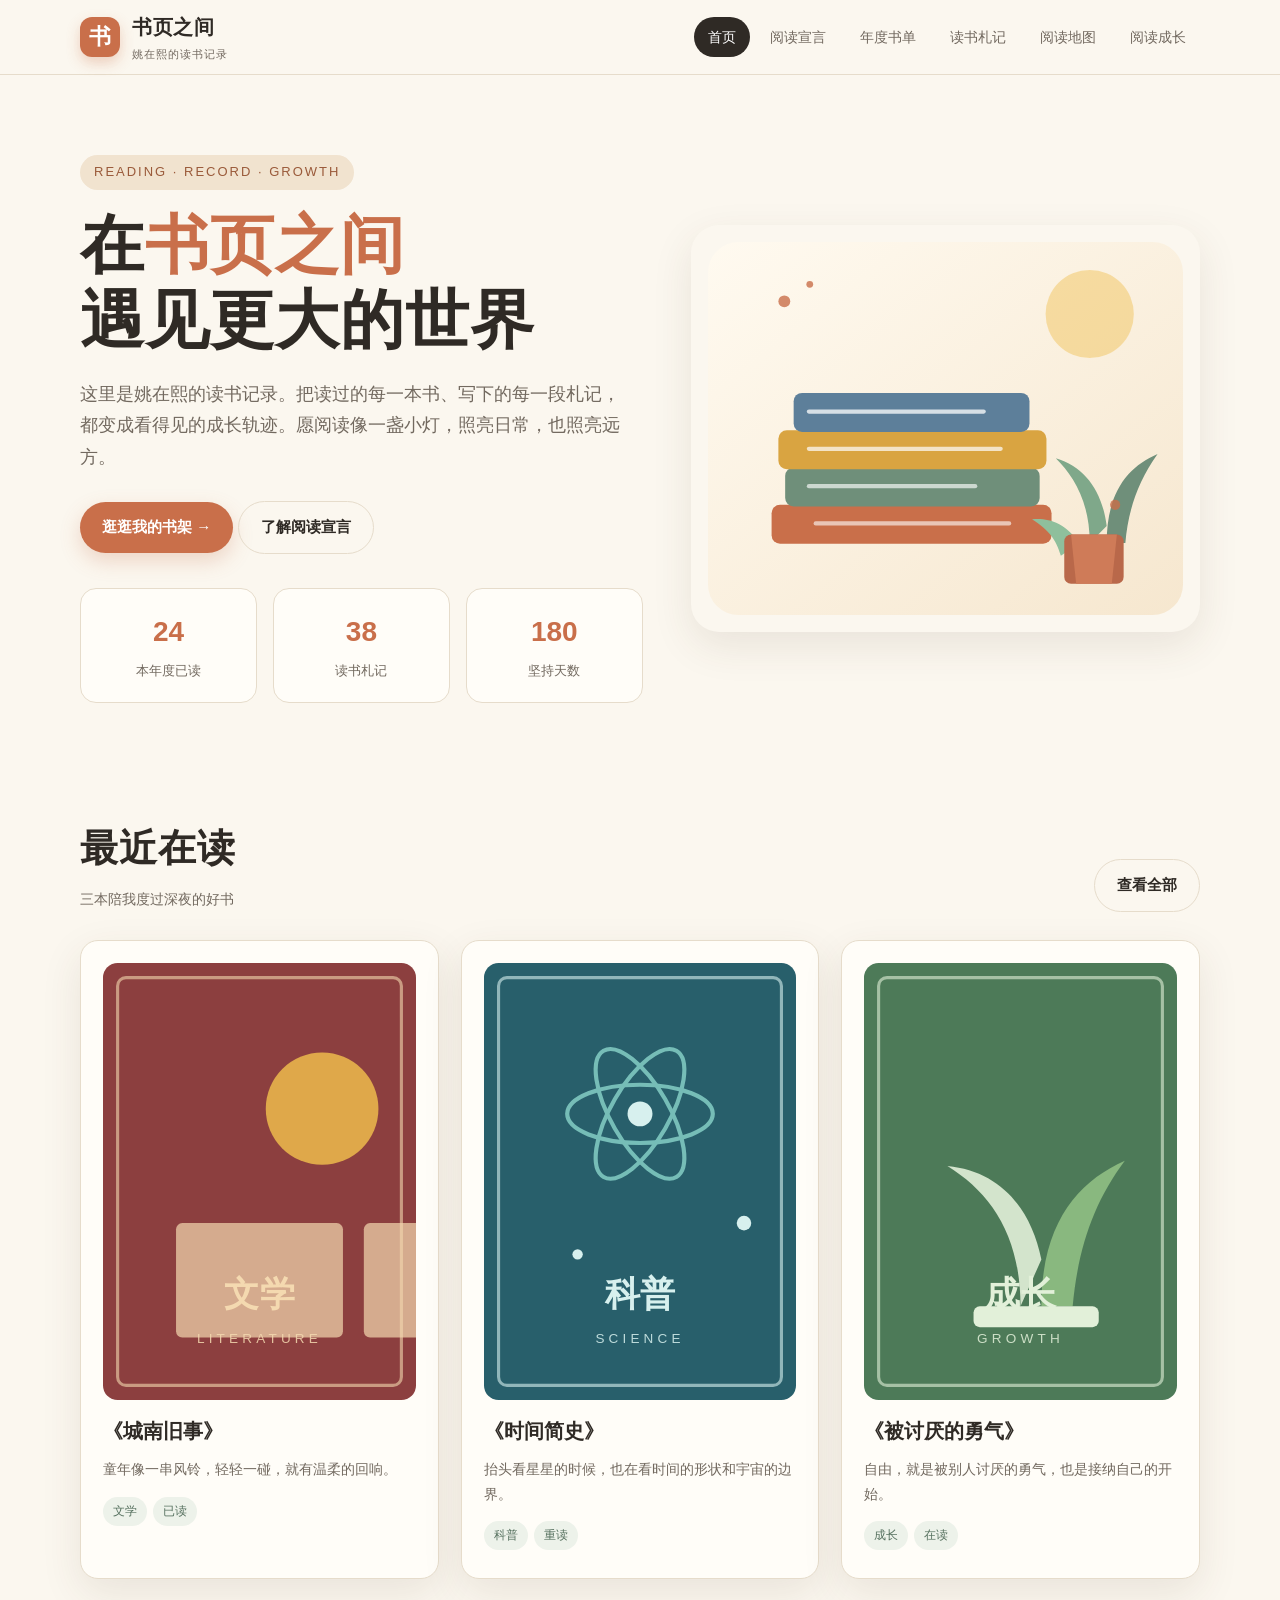
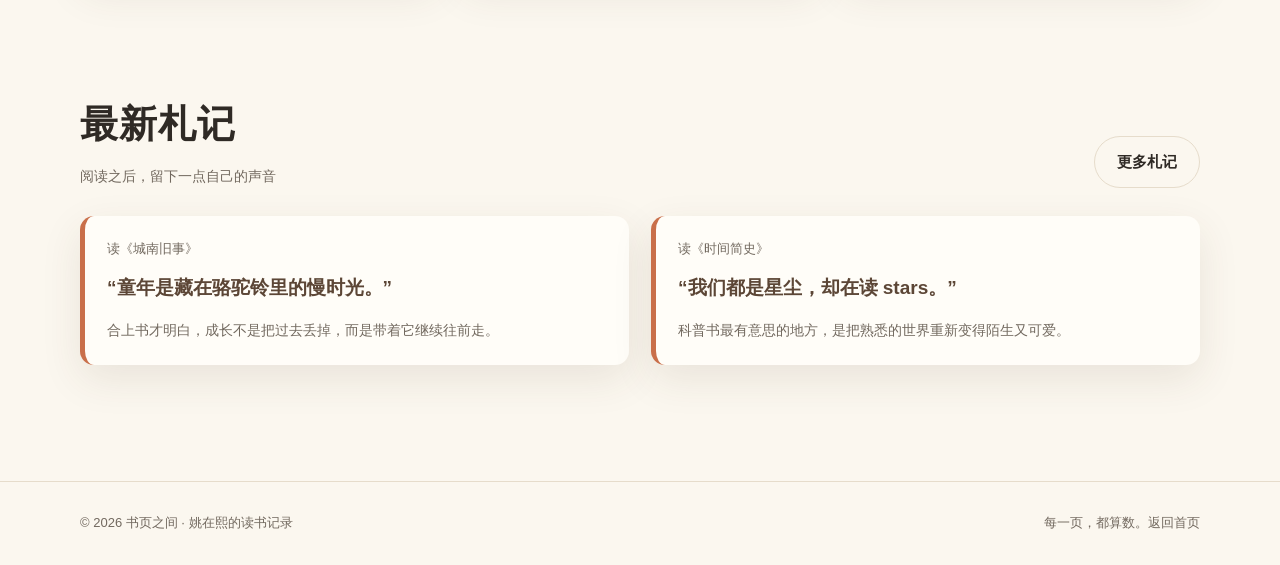
<file: index.html>
<!DOCTYPE html>
<html lang="zh-CN">
<head>
<meta charset="UTF-8">
<meta name="viewport" content="width=device-width,initial-scale=1">
<meta name="description" content="姚在熙的读书记录网站：书页之间，记录阅读与成长。">
<title>首页｜书页之间</title>
<link rel="stylesheet" href="css/style.css">
<script src="js/main.js" defer></script>
</head>
<body>
<header class="site-header">
  <div class="wrap header-inner">
    <a class="brand" href="index.html"><span class="brand-mark">书</span><span>书页之间<small>姚在熙的读书记录</small></span></a>
    <button class="menu-toggle" type="button">菜单</button>
    <nav class="site-nav"><a href="index.html" class="active">首页</a>
<a href="about.html" class="">阅读宣言</a>
<a href="bookshelf.html" class="">年度书单</a>
<a href="notes.html" class="">读书札记</a>
<a href="map.html" class="">阅读地图</a>
<a href="growth.html" class="">阅读成长</a></nav>
  </div>
</header>
<main>
<section class="wrap hero">
  <div class="hero-copy reveal">
    <span class="eyebrow">READING · RECORD · GROWTH</span>
    <h1>在<em>书页之间</em><br>遇见更大的世界</h1>
    <p class="lead">这里是姚在熙的读书记录。把读过的每一本书、写下的每一段札记，都变成看得见的成长轨迹。愿阅读像一盏小灯，照亮日常，也照亮远方。</p>
    <a class="btn" href="bookshelf.html">逛逛我的书架 →</a>
    <a class="btn ghost" href="about.html">了解阅读宣言</a>
    <ul class="stats">
      <li><strong>24</strong><span>本年度已读</span></li>
      <li><strong>38</strong><span>读书札记</span></li>
      <li><strong>180</strong><span>坚持天数</span></li>
    </ul>
  </div>
  <div class="hero-art reveal"><img src="images/hero-books.svg" alt="一摞书与绿植的手绘插画"></div>
</section>
<section class="wrap section">
  <div class="section-head"><div><h2>最近在读</h2><p>三本陪我度过深夜的好书</p></div><a class="btn ghost" href="bookshelf.html">查看全部</a></div>
  <div class="cards">
    <article class="card reveal"><img src="images/cover-lit.svg" alt="文学主题书籍封面" style="width:100%;border-radius:12px"><h3>《城南旧事》</h3><p>童年像一串风铃，轻轻一碰，就有温柔的回响。</p><span class="tag">文学</span><span class="tag">已读</span></article>
    <article class="card reveal"><img src="images/cover-sci.svg" alt="科普主题书籍封面" style="width:100%;border-radius:12px"><h3>《时间简史》</h3><p>抬头看星星的时候，也在看时间的形状和宇宙的边界。</p><span class="tag">科普</span><span class="tag">重读</span></article>
    <article class="card reveal"><img src="images/cover-grow.svg" alt="成长主题书籍封面" style="width:100%;border-radius:12px"><h3>《被讨厌的勇气》</h3><p>自由，就是被别人讨厌的勇气，也是接纳自己的开始。</p><span class="tag">成长</span><span class="tag">在读</span></article>
  </div>
</section>
<section class="wrap section">
  <div class="section-head"><div><h2>最新札记</h2><p>阅读之后，留下一点自己的声音</p></div><a class="btn ghost" href="notes.html">更多札记</a></div>
  <div class="notes">
    <article class="note reveal"><div class="from">读《城南旧事》</div><blockquote>“童年是藏在骆驼铃里的慢时光。”</blockquote><p>合上书才明白，成长不是把过去丢掉，而是带着它继续往前走。</p></article>
    <article class="note reveal"><div class="from">读《时间简史》</div><blockquote>“我们都是星尘，却在读 stars。”</blockquote><p>科普书最有意思的地方，是把熟悉的世界重新变得陌生又可爱。</p></article>
  </div>
</section>
</main>
<footer class="site-footer">
  <div class="wrap footer-inner">
    <span>© <span id="year">2026</span> 书页之间 · 姚在熙的读书记录</span>
    <span>每一页，都算数。<a href="index.html">返回首页</a></span>
  </div>
</footer>
</body>
</html>
</file>
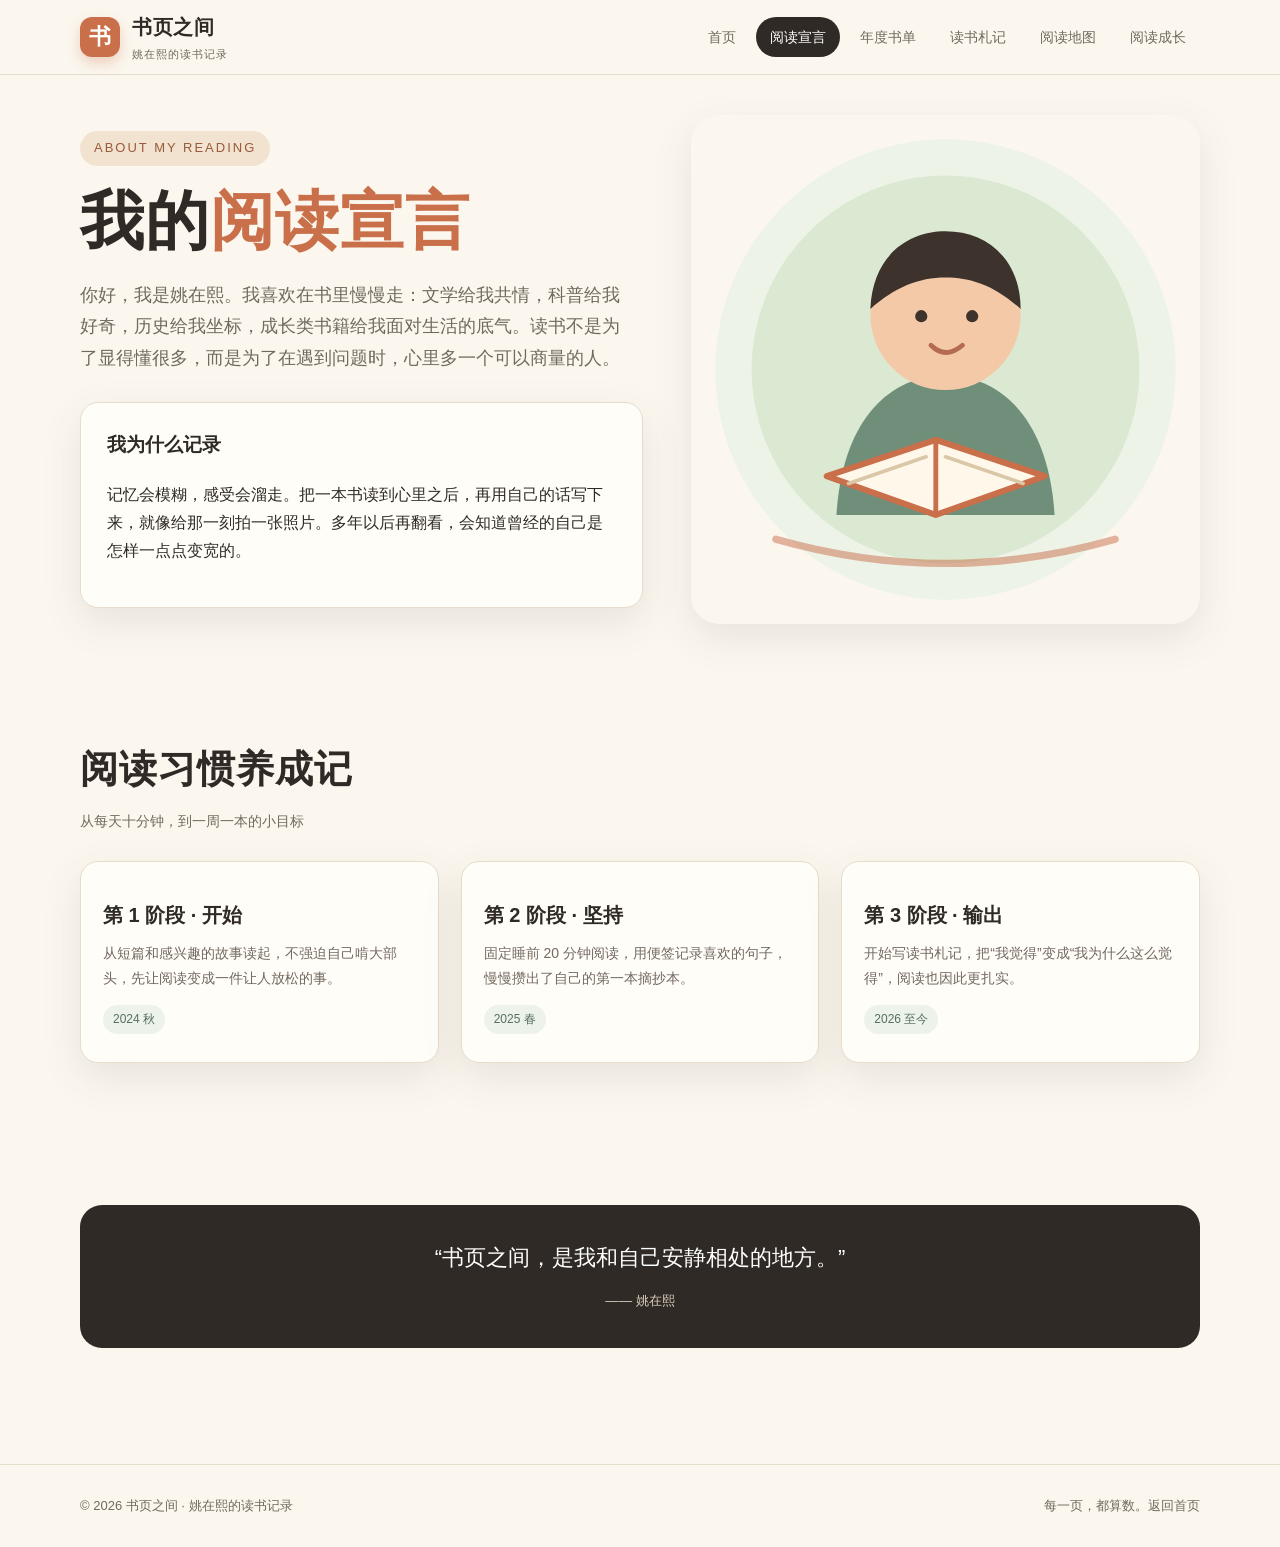
<file: about.html>
<!DOCTYPE html>
<html lang="zh-CN">
<head>
<meta charset="UTF-8">
<meta name="viewport" content="width=device-width,initial-scale=1">
<meta name="description" content="姚在熙的读书记录网站：书页之间，记录阅读与成长。">
<title>阅读宣言｜书页之间</title>
<link rel="stylesheet" href="css/style.css">
<script src="js/main.js" defer></script>
</head>
<body>
<header class="site-header">
  <div class="wrap header-inner">
    <a class="brand" href="index.html"><span class="brand-mark">书</span><span>书页之间<small>姚在熙的读书记录</small></span></a>
    <button class="menu-toggle" type="button">菜单</button>
    <nav class="site-nav"><a href="index.html" class="">首页</a>
<a href="about.html" class="active">阅读宣言</a>
<a href="bookshelf.html" class="">年度书单</a>
<a href="notes.html" class="">读书札记</a>
<a href="map.html" class="">阅读地图</a>
<a href="growth.html" class="">阅读成长</a></nav>
  </div>
</header>
<main>
<section class="wrap section hero" style="padding-top:40px">
  <div class="hero-copy reveal">
    <span class="eyebrow">ABOUT MY READING</span>
    <h1>我的<em>阅读宣言</em></h1>
    <p class="lead">你好，我是姚在熙。我喜欢在书里慢慢走：文学给我共情，科普给我好奇，历史给我坐标，成长类书籍给我面对生活的底气。读书不是为了显得懂很多，而是为了在遇到问题时，心里多一个可以商量的人。</p>
    <div class="panel reveal">
      <h3>我为什么记录</h3>
      <p>记忆会模糊，感受会溜走。把一本书读到心里之后，再用自己的话写下来，就像给那一刻拍一张照片。多年以后再翻看，会知道曾经的自己是怎样一点点变宽的。</p>
    </div>
  </div>
  <div class="hero-art reveal"><img src="images/avatar.svg" alt="正在读书的创作者插画"></div>
</section>
<section class="wrap section">
  <div class="section-head"><div><h2>阅读习惯养成记</h2><p>从每天十分钟，到一周一本的小目标</p></div></div>
  <div class="cards">
    <article class="card reveal"><h3>第 1 阶段 · 开始</h3><p>从短篇和感兴趣的故事读起，不强迫自己啃大部头，先让阅读变成一件让人放松的事。</p><span class="tag">2024 秋</span></article>
    <article class="card reveal"><h3>第 2 阶段 · 坚持</h3><p>固定睡前 20 分钟阅读，用便签记录喜欢的句子，慢慢攒出了自己的第一本摘抄本。</p><span class="tag">2025 春</span></article>
    <article class="card reveal"><h3>第 3 阶段 · 输出</h3><p>开始写读书札记，把“我觉得”变成“我为什么这么觉得”，阅读也因此更扎实。</p><span class="tag">2026 至今</span></article>
  </div>
</section>
<section class="wrap section">
  <div class="quote-box reveal"><p>“书页之间，是我和自己安静相处的地方。”</p><small>—— 姚在熙</small></div>
</section>
</main>
<footer class="site-footer">
  <div class="wrap footer-inner">
    <span>© <span id="year">2026</span> 书页之间 · 姚在熙的读书记录</span>
    <span>每一页，都算数。<a href="index.html">返回首页</a></span>
  </div>
</footer>
</body>
</html>
</file>
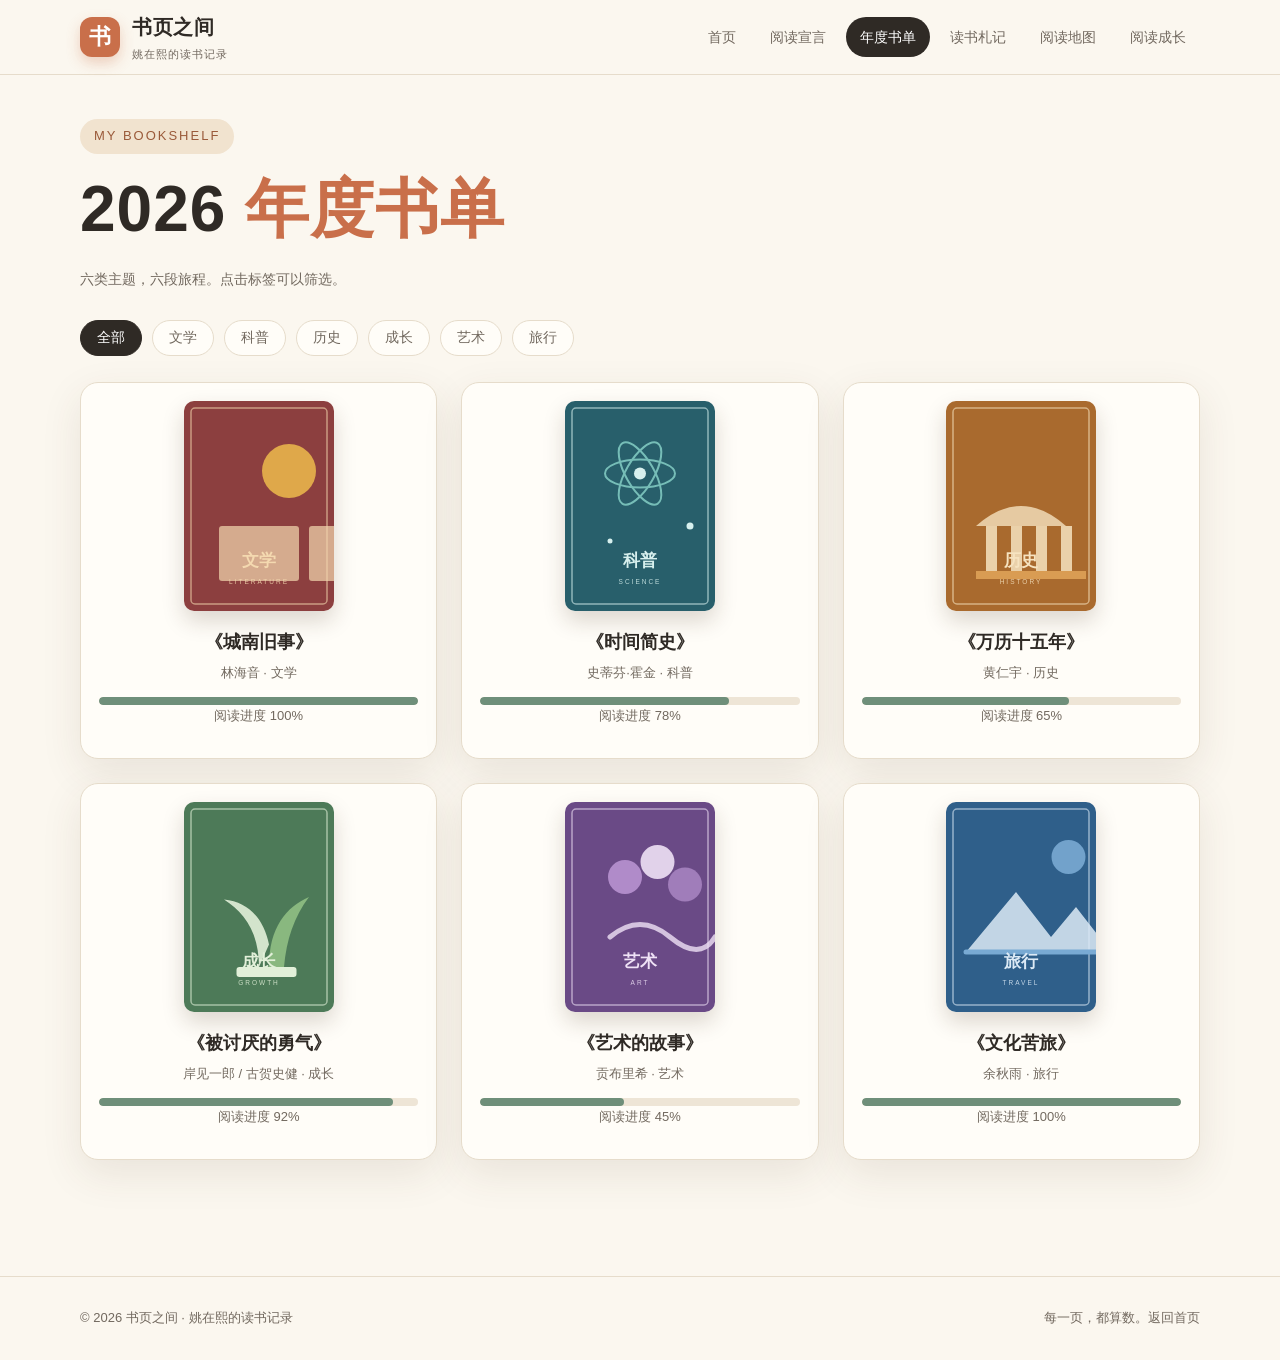
<file: bookshelf.html>
<!DOCTYPE html>
<html lang="zh-CN">
<head>
<meta charset="UTF-8">
<meta name="viewport" content="width=device-width,initial-scale=1">
<meta name="description" content="姚在熙的读书记录网站：书页之间，记录阅读与成长。">
<title>年度书单｜书页之间</title>
<link rel="stylesheet" href="css/style.css">
<script src="js/main.js" defer></script>
</head>
<body>
<header class="site-header">
  <div class="wrap header-inner">
    <a class="brand" href="index.html"><span class="brand-mark">书</span><span>书页之间<small>姚在熙的读书记录</small></span></a>
    <button class="menu-toggle" type="button">菜单</button>
    <nav class="site-nav"><a href="index.html" class="">首页</a>
<a href="about.html" class="">阅读宣言</a>
<a href="bookshelf.html" class="active">年度书单</a>
<a href="notes.html" class="">读书札记</a>
<a href="map.html" class="">阅读地图</a>
<a href="growth.html" class="">阅读成长</a></nav>
  </div>
</header>
<main>
<section class="wrap section" style="padding-top:44px">
  <div class="section-head"><div><span class="eyebrow">MY BOOKSHELF</span><h1>2026 <em>年度书单</em></h1><p>六类主题，六段旅程。点击标签可以筛选。</p></div></div>
  <div class="filters">
    <button class="active" data-filter="all">全部</button><button data-filter="文学">文学</button><button data-filter="科普">科普</button>
    <button data-filter="历史">历史</button><button data-filter="成长">成长</button><button data-filter="艺术">艺术</button><button data-filter="旅行">旅行</button>
  </div>
  <div class="books-grid">

    <article class="book-card reveal" data-cat="文学">
      <img src="images/cover-lit.svg" alt="城南旧事 封面插画">
      <h3>《城南旧事》</h3><p class="author">林海音 · 文学</p>
      <div class="progress"><i style="width:100%"></i></div>
      <p class="author">阅读进度 100%</p>
    </article>

    <article class="book-card reveal" data-cat="科普">
      <img src="images/cover-sci.svg" alt="时间简史 封面插画">
      <h3>《时间简史》</h3><p class="author">史蒂芬·霍金 · 科普</p>
      <div class="progress"><i style="width:78%"></i></div>
      <p class="author">阅读进度 78%</p>
    </article>

    <article class="book-card reveal" data-cat="历史">
      <img src="images/cover-his.svg" alt="万历十五年 封面插画">
      <h3>《万历十五年》</h3><p class="author">黄仁宇 · 历史</p>
      <div class="progress"><i style="width:65%"></i></div>
      <p class="author">阅读进度 65%</p>
    </article>

    <article class="book-card reveal" data-cat="成长">
      <img src="images/cover-grow.svg" alt="被讨厌的勇气 封面插画">
      <h3>《被讨厌的勇气》</h3><p class="author">岸见一郎 / 古贺史健 · 成长</p>
      <div class="progress"><i style="width:92%"></i></div>
      <p class="author">阅读进度 92%</p>
    </article>

    <article class="book-card reveal" data-cat="艺术">
      <img src="images/cover-art.svg" alt="艺术的故事 封面插画">
      <h3>《艺术的故事》</h3><p class="author">贡布里希 · 艺术</p>
      <div class="progress"><i style="width:45%"></i></div>
      <p class="author">阅读进度 45%</p>
    </article>

    <article class="book-card reveal" data-cat="旅行">
      <img src="images/cover-travel.svg" alt="文化苦旅 封面插画">
      <h3>《文化苦旅》</h3><p class="author">余秋雨 · 旅行</p>
      <div class="progress"><i style="width:100%"></i></div>
      <p class="author">阅读进度 100%</p>
    </article>
  </div>
</section>
</main>
<footer class="site-footer">
  <div class="wrap footer-inner">
    <span>© <span id="year">2026</span> 书页之间 · 姚在熙的读书记录</span>
    <span>每一页，都算数。<a href="index.html">返回首页</a></span>
  </div>
</footer>
</body>
</html>
</file>
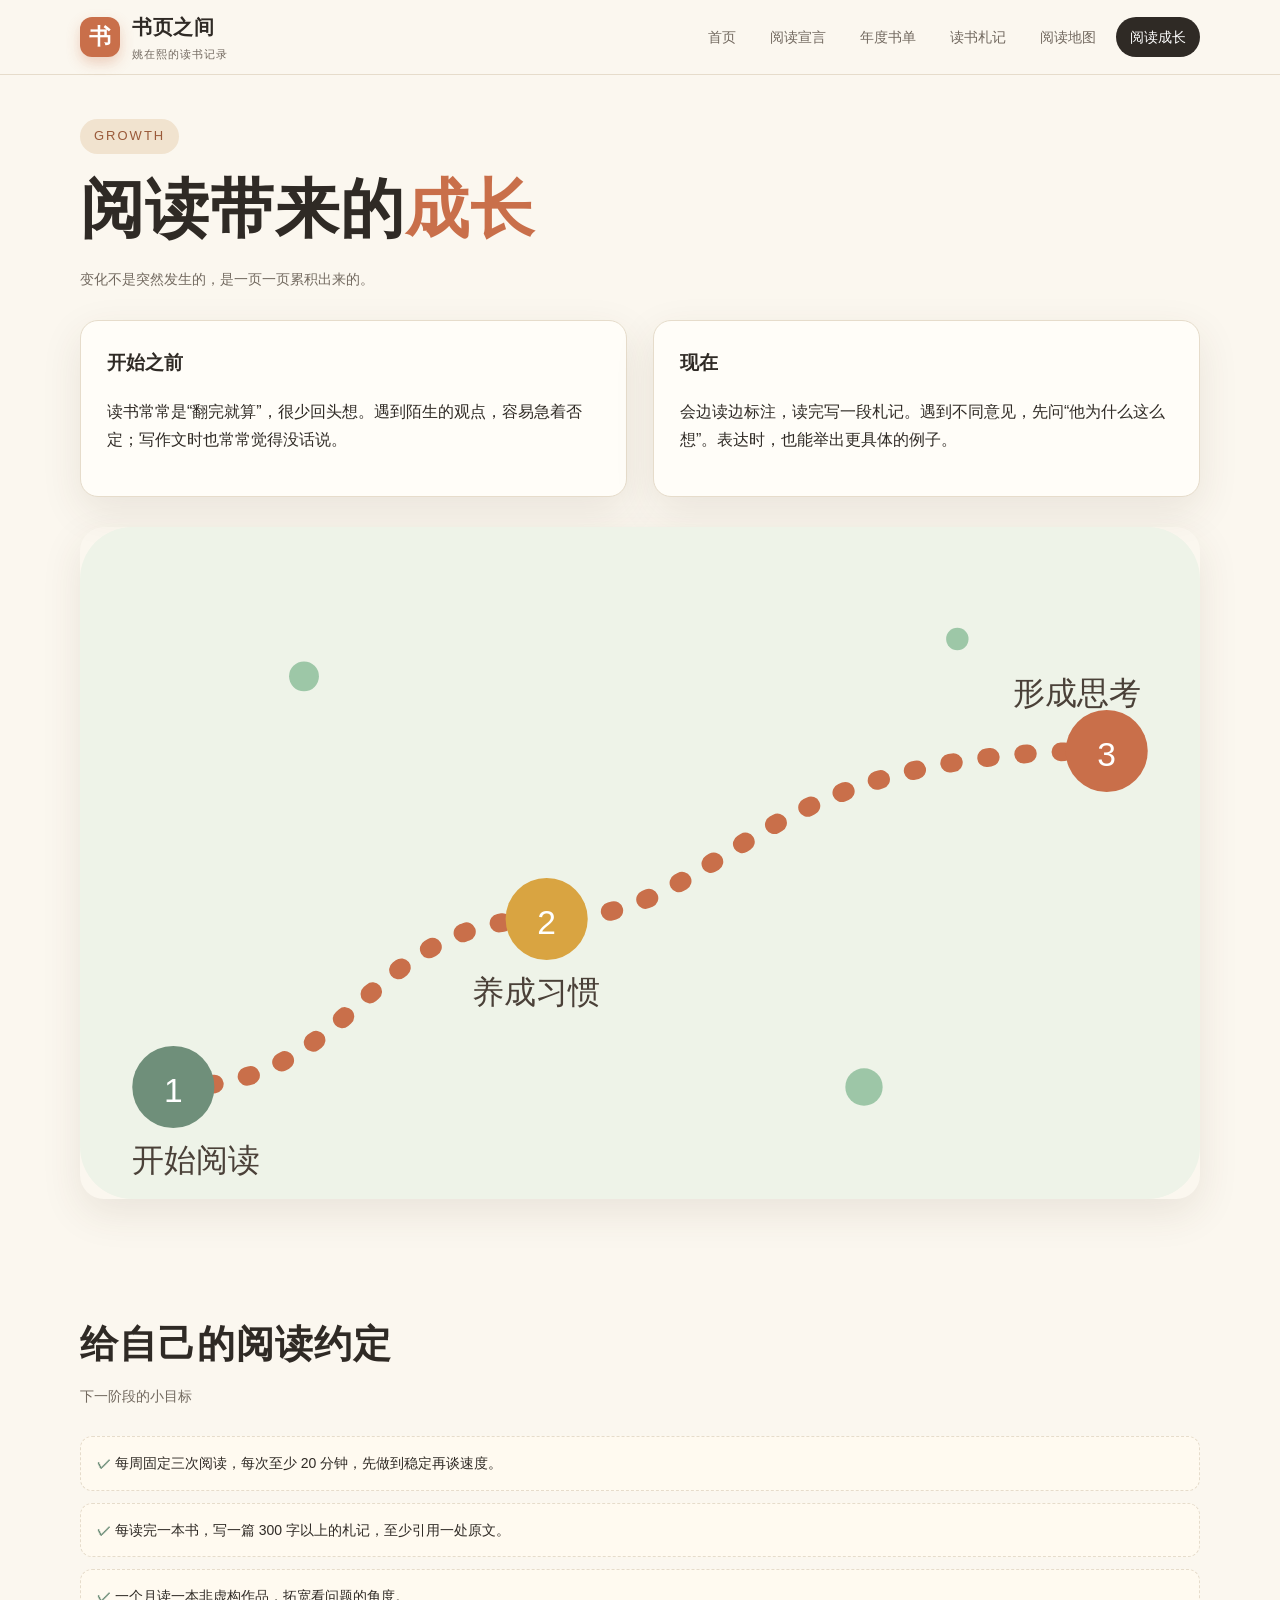
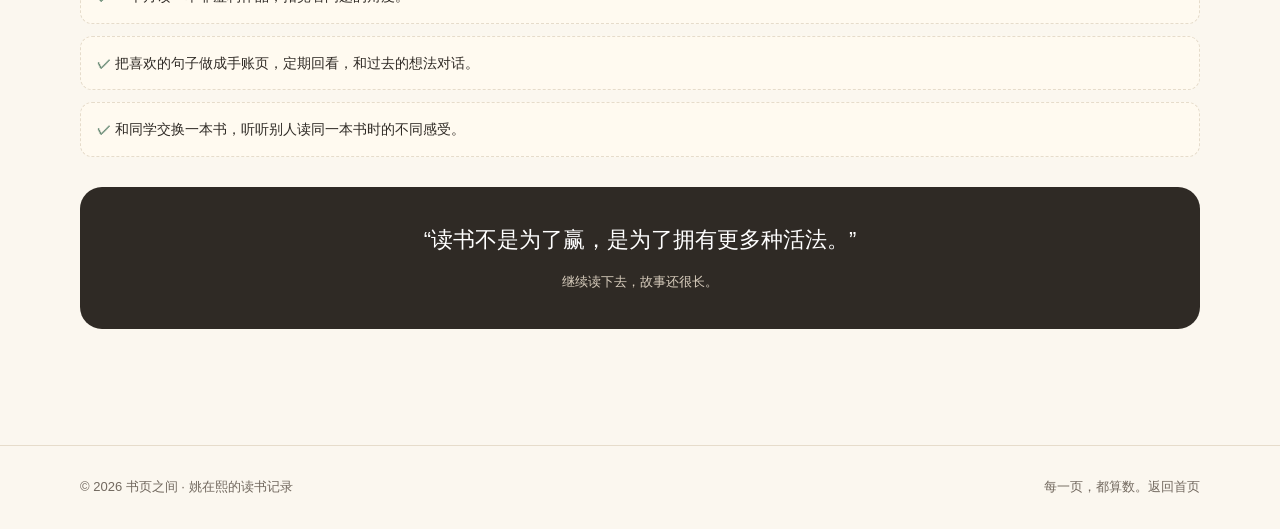
<file: growth.html>
<!DOCTYPE html>
<html lang="zh-CN">
<head>
<meta charset="UTF-8">
<meta name="viewport" content="width=device-width,initial-scale=1">
<meta name="description" content="姚在熙的读书记录网站：书页之间，记录阅读与成长。">
<title>阅读成长｜书页之间</title>
<link rel="stylesheet" href="css/style.css">
<script src="js/main.js" defer></script>
</head>
<body>
<header class="site-header">
  <div class="wrap header-inner">
    <a class="brand" href="index.html"><span class="brand-mark">书</span><span>书页之间<small>姚在熙的读书记录</small></span></a>
    <button class="menu-toggle" type="button">菜单</button>
    <nav class="site-nav"><a href="index.html" class="">首页</a>
<a href="about.html" class="">阅读宣言</a>
<a href="bookshelf.html" class="">年度书单</a>
<a href="notes.html" class="">读书札记</a>
<a href="map.html" class="">阅读地图</a>
<a href="growth.html" class="active">阅读成长</a></nav>
  </div>
</header>
<main>
<section class="wrap section" style="padding-top:44px">
  <div class="section-head"><div><span class="eyebrow">GROWTH</span><h1>阅读带来的<em>成长</em></h1><p>变化不是突然发生的，是一页一页累积出来的。</p></div></div>
  <div class="split">
    <div class="panel reveal"><h3>开始之前</h3><p>读书常常是“翻完就算”，很少回头想。遇到陌生的观点，容易急着否定；写作文时也常常觉得没话说。</p></div>
    <div class="panel reveal"><h3>现在</h3><p>会边读边标注，读完写一段札记。遇到不同意见，先问“他为什么这么想”。表达时，也能举出更具体的例子。</p></div>
  </div>
  <div style="margin-top:30px" class="reveal"><img src="images/growth-path.svg" alt="阅读成长路径插画" style="width:100%;border-radius:24px;box-shadow:var(--shadow)"></div>
</section>
<section class="wrap section">
  <div class="section-head"><div><h2>给自己的阅读约定</h2><p>下一阶段的小目标</p></div></div>
  <ul class="goals reveal">
    <li>每周固定三次阅读，每次至少 20 分钟，先做到稳定再谈速度。</li>
    <li>每读完一本书，写一篇 300 字以上的札记，至少引用一处原文。</li>
    <li>一个月读一本非虚构作品，拓宽看问题的角度。</li>
    <li>把喜欢的句子做成手账页，定期回看，和过去的想法对话。</li>
    <li>和同学交换一本书，听听别人读同一本书时的不同感受。</li>
  </ul>
  <div class="quote-box reveal"><p>“读书不是为了赢，是为了拥有更多种活法。”</p><small>继续读下去，故事还很长。</small></div>
</section>
</main>
<footer class="site-footer">
  <div class="wrap footer-inner">
    <span>© <span id="year">2026</span> 书页之间 · 姚在熙的读书记录</span>
    <span>每一页，都算数。<a href="index.html">返回首页</a></span>
  </div>
</footer>
</body>
</html>
</file>
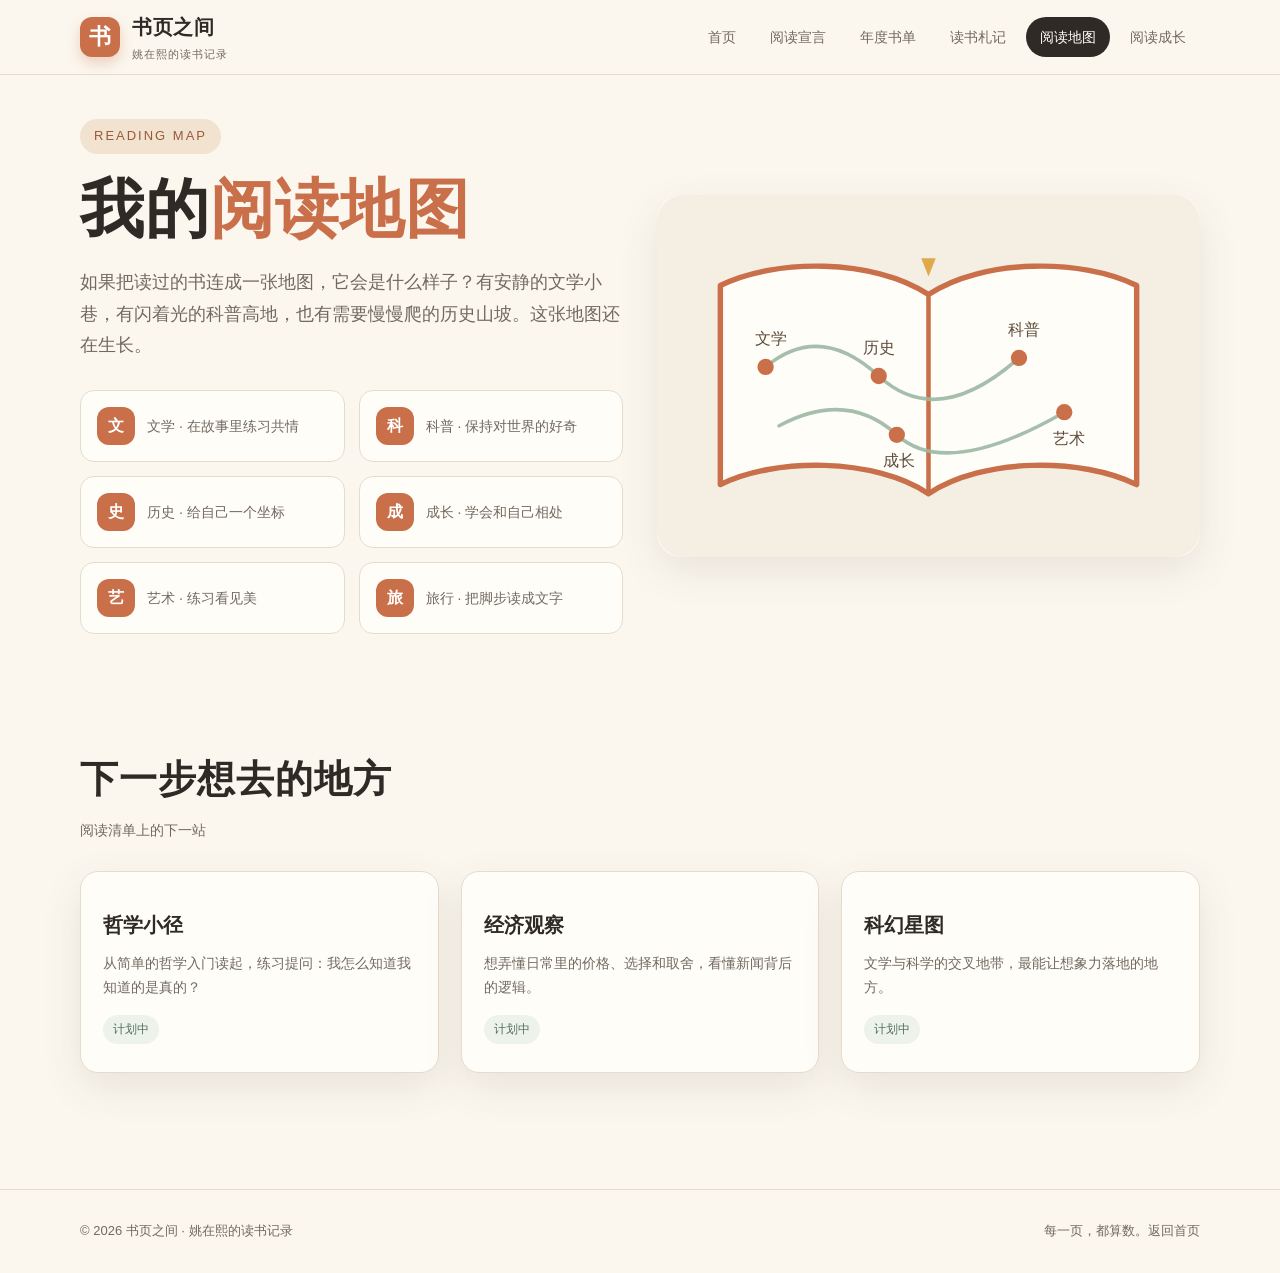
<file: map.html>
<!DOCTYPE html>
<html lang="zh-CN">
<head>
<meta charset="UTF-8">
<meta name="viewport" content="width=device-width,initial-scale=1">
<meta name="description" content="姚在熙的读书记录网站：书页之间，记录阅读与成长。">
<title>阅读地图｜书页之间</title>
<link rel="stylesheet" href="css/style.css">
<script src="js/main.js" defer></script>
</head>
<body>
<header class="site-header">
  <div class="wrap header-inner">
    <a class="brand" href="index.html"><span class="brand-mark">书</span><span>书页之间<small>姚在熙的读书记录</small></span></a>
    <button class="menu-toggle" type="button">菜单</button>
    <nav class="site-nav"><a href="index.html" class="">首页</a>
<a href="about.html" class="">阅读宣言</a>
<a href="bookshelf.html" class="">年度书单</a>
<a href="notes.html" class="">读书札记</a>
<a href="map.html" class="active">阅读地图</a>
<a href="growth.html" class="">阅读成长</a></nav>
  </div>
</header>
<main>
<section class="wrap section" style="padding-top:44px">
  <div class="map-layout">
    <div class="reveal"><span class="eyebrow">READING MAP</span><h1>我的<em>阅读地图</em></h1><p class="lead">如果把读过的书连成一张地图，它会是什么样子？有安静的文学小巷，有闪着光的科普高地，也有需要慢慢爬的历史山坡。这张地图还在生长。</p>
      <div class="genres">
        <div class="genre"><b>文</b><span>文学 · 在故事里练习共情</span></div>
        <div class="genre"><b>科</b><span>科普 · 保持对世界的好奇</span></div>
        <div class="genre"><b>史</b><span>历史 · 给自己一个坐标</span></div>
        <div class="genre"><b>成</b><span>成长 · 学会和自己相处</span></div>
        <div class="genre"><b>艺</b><span>艺术 · 练习看见美</span></div>
        <div class="genre"><b>旅</b><span>旅行 · 把脚步读成文字</span></div>
      </div>
    </div>
    <div class="reveal"><img src="images/map-illustration.svg" alt="打开的书与阅读路线地图插画"></div>
  </div>
</section>
<section class="wrap section">
  <div class="section-head"><div><h2>下一步想去的地方</h2><p>阅读清单上的下一站</p></div></div>
  <div class="cards">
    <article class="card reveal"><h3>哲学小径</h3><p>从简单的哲学入门读起，练习提问：我怎么知道我知道的是真的？</p><span class="tag">计划中</span></article>
    <article class="card reveal"><h3>经济观察</h3><p>想弄懂日常里的价格、选择和取舍，看懂新闻背后的逻辑。</p><span class="tag">计划中</span></article>
    <article class="card reveal"><h3>科幻星图</h3><p>文学与科学的交叉地带，最能让想象力落地的地方。</p><span class="tag">计划中</span></article>
  </div>
</section>
</main>
<footer class="site-footer">
  <div class="wrap footer-inner">
    <span>© <span id="year">2026</span> 书页之间 · 姚在熙的读书记录</span>
    <span>每一页，都算数。<a href="index.html">返回首页</a></span>
  </div>
</footer>
</body>
</html>
</file>
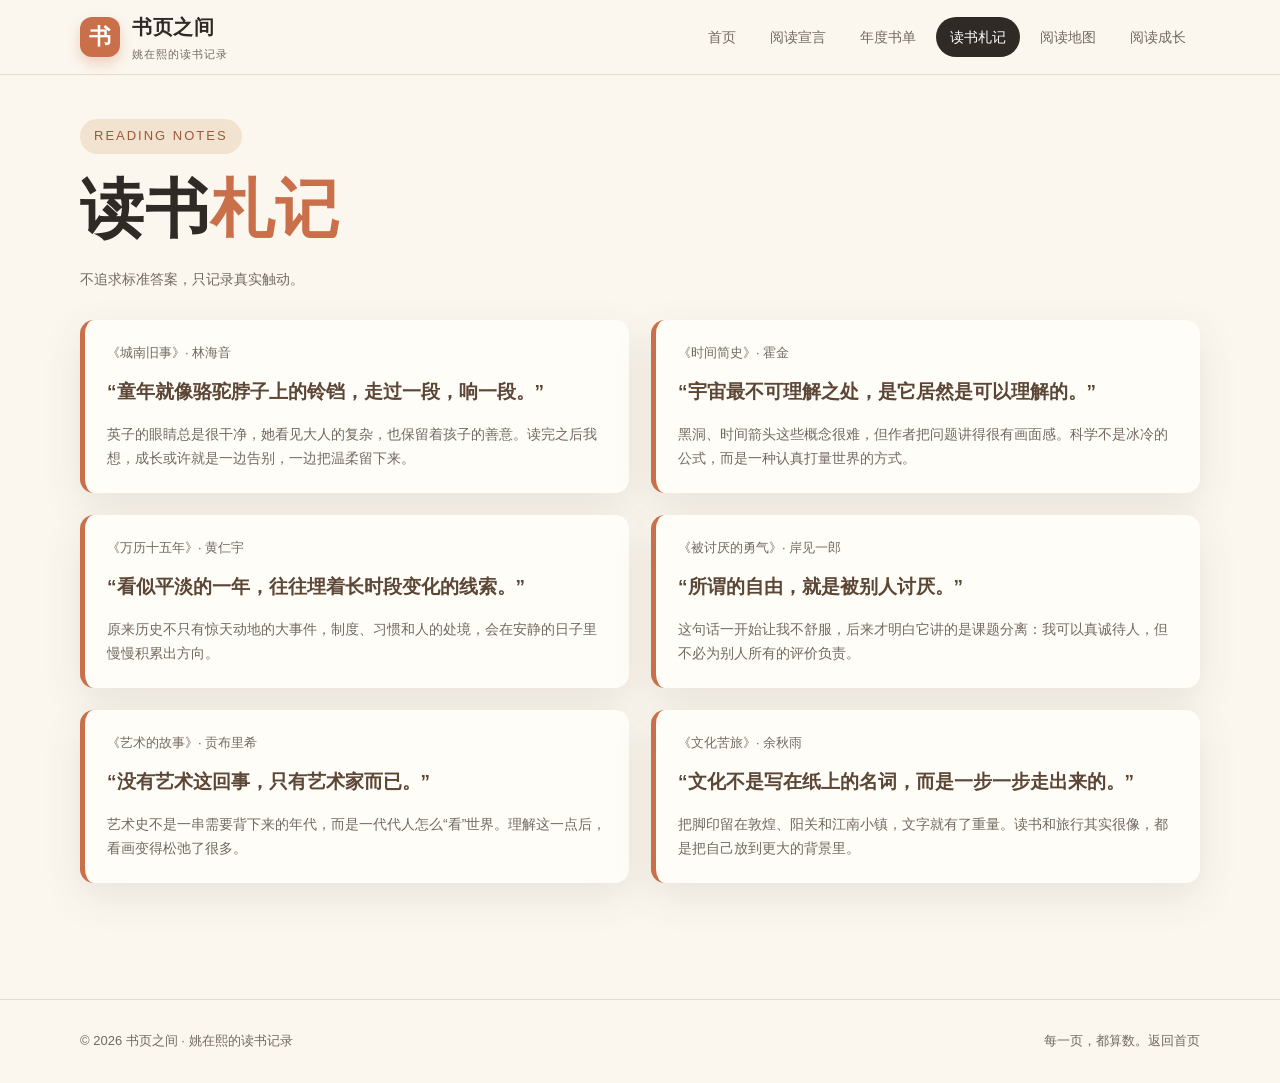
<file: notes.html>
<!DOCTYPE html>
<html lang="zh-CN">
<head>
<meta charset="UTF-8">
<meta name="viewport" content="width=device-width,initial-scale=1">
<meta name="description" content="姚在熙的读书记录网站：书页之间，记录阅读与成长。">
<title>读书札记｜书页之间</title>
<link rel="stylesheet" href="css/style.css">
<script src="js/main.js" defer></script>
</head>
<body>
<header class="site-header">
  <div class="wrap header-inner">
    <a class="brand" href="index.html"><span class="brand-mark">书</span><span>书页之间<small>姚在熙的读书记录</small></span></a>
    <button class="menu-toggle" type="button">菜单</button>
    <nav class="site-nav"><a href="index.html" class="">首页</a>
<a href="about.html" class="">阅读宣言</a>
<a href="bookshelf.html" class="">年度书单</a>
<a href="notes.html" class="active">读书札记</a>
<a href="map.html" class="">阅读地图</a>
<a href="growth.html" class="">阅读成长</a></nav>
  </div>
</header>
<main>
<section class="wrap section" style="padding-top:44px">
  <div class="section-head"><div><span class="eyebrow">READING NOTES</span><h1>读书<em>札记</em></h1><p>不追求标准答案，只记录真实触动。</p></div></div>
  <div class="notes">
    <article class="note reveal"><div class="from">《城南旧事》· 林海音</div><blockquote>“童年就像骆驼脖子上的铃铛，走过一段，响一段。”</blockquote><p>英子的眼睛总是很干净，她看见大人的复杂，也保留着孩子的善意。读完之后我想，成长或许就是一边告别，一边把温柔留下来。</p></article>
    <article class="note reveal"><div class="from">《时间简史》· 霍金</div><blockquote>“宇宙最不可理解之处，是它居然是可以理解的。”</blockquote><p>黑洞、时间箭头这些概念很难，但作者把问题讲得很有画面感。科学不是冰冷的公式，而是一种认真打量世界的方式。</p></article>
    <article class="note reveal"><div class="from">《万历十五年》· 黄仁宇</div><blockquote>“看似平淡的一年，往往埋着长时段变化的线索。”</blockquote><p>原来历史不只有惊天动地的大事件，制度、习惯和人的处境，会在安静的日子里慢慢积累出方向。</p></article>
    <article class="note reveal"><div class="from">《被讨厌的勇气》· 岸见一郎</div><blockquote>“所谓的自由，就是被别人讨厌。”</blockquote><p>这句话一开始让我不舒服，后来才明白它讲的是课题分离：我可以真诚待人，但不必为别人所有的评价负责。</p></article>
    <article class="note reveal"><div class="from">《艺术的故事》· 贡布里希</div><blockquote>“没有艺术这回事，只有艺术家而已。”</blockquote><p>艺术史不是一串需要背下来的年代，而是一代代人怎么“看”世界。理解这一点后，看画变得松弛了很多。</p></article>
    <article class="note reveal"><div class="from">《文化苦旅》· 余秋雨</div><blockquote>“文化不是写在纸上的名词，而是一步一步走出来的。”</blockquote><p>把脚印留在敦煌、阳关和江南小镇，文字就有了重量。读书和旅行其实很像，都是把自己放到更大的背景里。</p></article>
  </div>
</section>
</main>
<footer class="site-footer">
  <div class="wrap footer-inner">
    <span>© <span id="year">2026</span> 书页之间 · 姚在熙的读书记录</span>
    <span>每一页，都算数。<a href="index.html">返回首页</a></span>
  </div>
</footer>
</body>
</html>
</file>
<file: css/style.css>
:root{
  --paper:#fbf7ef; --paper-2:#fffdf8; --ink:#2f2a25; --muted:#72695f;
  --accent:#c96f4a; --accent-2:#d9a441; --sage:#6f8f7a; --line:#e6dccb;
  --shadow:0 14px 40px rgba(80,58,36,.10); --radius:18px;
}
*{box-sizing:border-box}
html{scroll-behavior:smooth}
body{margin:0;background:var(--paper);color:var(--ink);font-family:"Microsoft YaHei","PingFang SC","Hiragino Sans GB",sans-serif;line-height:1.75;-webkit-font-smoothing:antialiased}
a{color:inherit;text-decoration:none}
img{max-width:100%;display:block}
.wrap{width:min(1120px,92%);margin:0 auto}
.site-header{position:sticky;top:0;z-index:20;background:rgba(251,247,239,.92);backdrop-filter:blur(10px);border-bottom:1px solid var(--line)}
.header-inner{display:flex;align-items:center;justify-content:space-between;min-height:74px;gap:20px}
.brand{display:flex;align-items:center;gap:12px;font-weight:800;font-size:20px;letter-spacing:.5px}
.brand-mark{display:grid;place-items:center;width:40px;height:40px;border-radius:12px;background:var(--accent);color:#fff;font-size:22px;box-shadow:0 6px 14px rgba(201,111,74,.3)}
.brand small{display:block;font-size:11px;color:var(--muted);font-weight:500;letter-spacing:1px}
.site-nav{display:flex;gap:6px;flex-wrap:wrap}
.site-nav a{padding:8px 14px;border-radius:999px;font-size:14px;color:var(--muted);transition:.2s}
.site-nav a:hover{background:#f0e7d7;color:var(--ink)}
.site-nav a.active{background:var(--ink);color:#fff}
.menu-toggle{display:none;border:1px solid var(--line);background:var(--paper-2);border-radius:10px;padding:7px 12px;font-size:14px;cursor:pointer}
.hero{display:grid;grid-template-columns:1.05fr .95fr;gap:48px;align-items:center;padding:80px 0 56px}
.eyebrow{display:inline-block;padding:6px 14px;border-radius:999px;background:#f1e3cf;color:#9a5a3a;font-size:13px;letter-spacing:2px;margin-bottom:18px}
h1{font-size:clamp(38px,5vw,64px);line-height:1.18;margin:0 0 20px;letter-spacing:1px}
h1 em{font-style:normal;color:var(--accent)}
.lead{font-size:18px;color:var(--muted);max-width:540px;margin:0 0 28px}
.btn{display:inline-flex;align-items:center;gap:8px;padding:12px 22px;border-radius:999px;background:var(--accent);color:#fff;font-weight:700;font-size:15px;transition:.2s;box-shadow:0 8px 20px rgba(201,111,74,.25)}
.btn:hover{transform:translateY(-2px);background:#b85f3d}
.btn.ghost{background:transparent;color:var(--ink);border:1.5px solid var(--line);box-shadow:none}
.btn.ghost:hover{border-color:var(--accent);color:var(--accent)}
.hero-art img{width:100%;border-radius:28px;box-shadow:var(--shadow)}
.stats{display:grid;grid-template-columns:repeat(3,1fr);gap:16px;margin:34px 0 0;padding:0;list-style:none}
.stats li{background:var(--paper-2);border:1px solid var(--line);border-radius:16px;padding:18px;text-align:center}
.stats strong{display:block;font-size:28px;color:var(--accent)}
.stats span{font-size:13px;color:var(--muted)}
.section{padding:56px 0}
.section-head{display:flex;align-items:end;justify-content:space-between;gap:20px;margin-bottom:28px}
.section-head h2{font-size:clamp(26px,3vw,38px);margin:0;letter-spacing:1px}
.section-head p{margin:6px 0 0;color:var(--muted);font-size:14px}
.cards{display:grid;grid-template-columns:repeat(3,1fr);gap:22px}
.card{background:var(--paper-2);border:1px solid var(--line);border-radius:var(--radius);padding:22px;box-shadow:var(--shadow);transition:.25s}
.card:hover{transform:translateY(-5px)}
.card h3{margin:14px 0 8px;font-size:20px}
.card p{color:var(--muted);font-size:14px;margin:0 0 14px}
.tag{display:inline-block;padding:4px 10px;border-radius:999px;background:#edf2ea;color:#55705e;font-size:12px;margin:0 6px 6px 0}
.books-grid{display:grid;grid-template-columns:repeat(3,1fr);gap:24px}
.book-card{background:var(--paper-2);border:1px solid var(--line);border-radius:var(--radius);padding:18px;text-align:center;box-shadow:var(--shadow)}
.book-card img{width:150px;height:210px;object-fit:cover;margin:0 auto 16px;border-radius:10px;box-shadow:0 10px 22px rgba(60,40,20,.18)}
.book-card h3{margin:0 0 4px;font-size:18px}
.book-card .author{color:var(--muted);font-size:13px;margin:0 0 12px}
.progress{height:8px;background:#eee5d6;border-radius:999px;overflow:hidden;margin-top:12px}
.progress i{display:block;height:100%;background:var(--sage);border-radius:999px}
.filters{display:flex;gap:10px;flex-wrap:wrap;margin-bottom:26px}
.filters button{border:1px solid var(--line);background:var(--paper-2);border-radius:999px;padding:8px 16px;cursor:pointer;font-size:14px;color:var(--muted);transition:.2s}
.filters button.active,.filters button:hover{background:var(--ink);color:#fff;border-color:var(--ink)}
.notes{display:grid;grid-template-columns:repeat(2,1fr);gap:22px}
.note{background:var(--paper-2);border-left:5px solid var(--accent);border-radius:14px;padding:22px;box-shadow:var(--shadow)}
.note blockquote{margin:0 0 14px;font-size:19px;font-weight:700;color:#5c4636}
.note .from{font-size:13px;color:var(--muted);margin-bottom:10px}
.note p{margin:0;color:var(--muted);font-size:14px}
.map-layout{display:grid;grid-template-columns:1fr 1fr;gap:34px;align-items:center}
.map-layout img{border-radius:24px;box-shadow:var(--shadow)}
.genres{display:grid;grid-template-columns:repeat(2,1fr);gap:14px;margin-top:22px}
.genre{background:var(--paper-2);border:1px solid var(--line);border-radius:14px;padding:16px;display:flex;gap:12px;align-items:center}
.genre b{width:38px;height:38px;border-radius:12px;background:var(--accent);color:#fff;display:grid;place-items:center;flex:none}
.genre span{font-size:14px;color:var(--muted)}
.split{display:grid;grid-template-columns:1fr 1fr;gap:26px}
.panel{background:var(--paper-2);border:1px solid var(--line);border-radius:var(--radius);padding:26px;box-shadow:var(--shadow)}
.panel h3{margin-top:0}
.goals{list-style:none;padding:0;margin:0;display:grid;gap:12px}
.goals li{padding:14px 16px;border:1px dashed var(--line);border-radius:12px;background:#fffaf0;font-size:14px}
.goals li::before{content:"✓ ";color:var(--sage);font-weight:800}
.quote-box{margin-top:30px;text-align:center;padding:34px;border-radius:22px;background:var(--ink);color:#fff}
.quote-box p{font-size:22px;margin:0 0 8px}
.quote-box small{color:#d8cdbd}
.site-footer{border-top:1px solid var(--line);margin-top:60px;padding:30px 0;color:var(--muted);font-size:13px}
.footer-inner{display:flex;justify-content:space-between;gap:16px;flex-wrap:wrap}
.reveal{opacity:0;transform:translateY(18px);transition:.6s ease}
.reveal.show{opacity:1;transform:none}
@media(max-width:860px){
  .hero,.map-layout,.split{grid-template-columns:1fr}
  .cards,.books-grid{grid-template-columns:repeat(2,1fr)}
  .site-nav{display:none;position:absolute;top:74px;left:0;right:0;background:var(--paper-2);padding:16px;border-bottom:1px solid var(--line);flex-direction:column}
  .site-nav.open{display:flex}
  .menu-toggle{display:block}
  .hero{padding-top:44px}
}
@media(max-width:560px){
  .cards,.books-grid,.notes,.genres,.stats{grid-template-columns:1fr}
}
</file>
